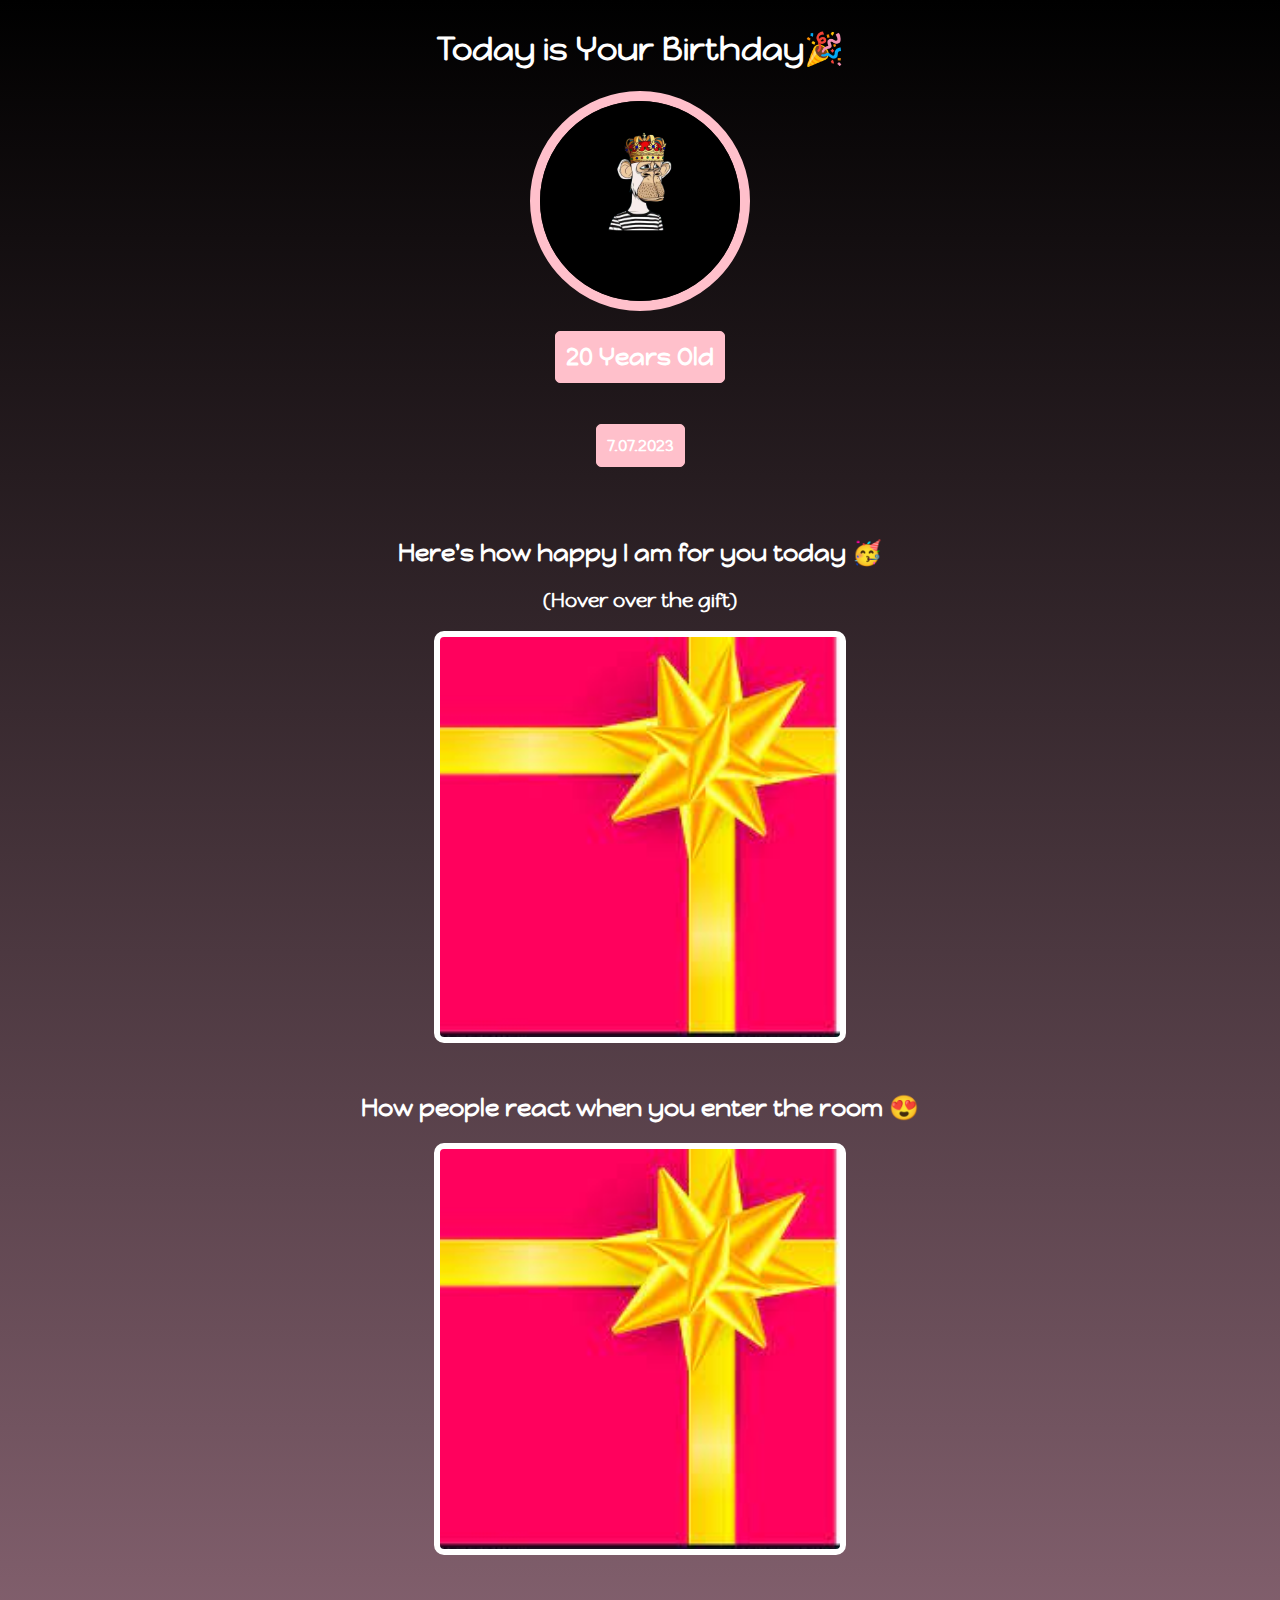
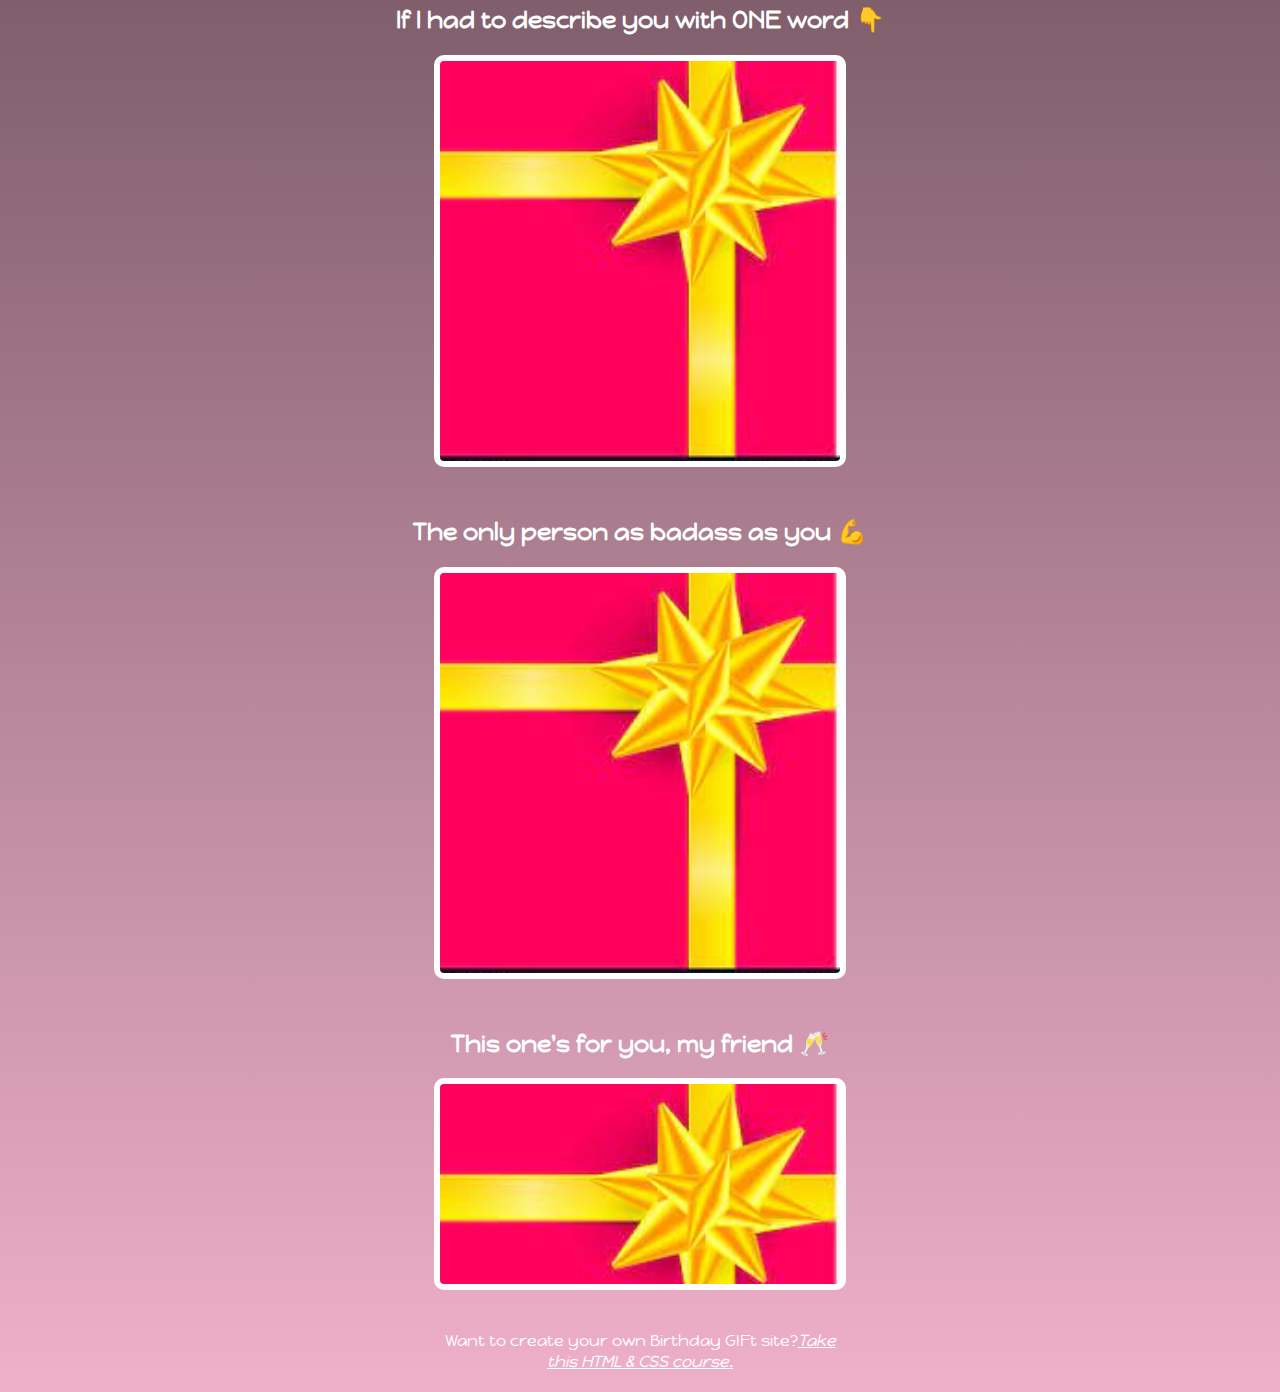
<file: index.html>
<!DOCTYPE html>
<html lang="en">
  <head>
    <meta charset="UTF-8" />
    <meta name="viewport" content="width=device-width, initial-scale=1.0" />
    <link rel="preconnect" href="https://fonts.googleapis.com" />
    <link rel="preconnect" href="https://fonts.gstatic.com" crossorigin />
    <link
      href="https://fonts.googleapis.com/css2?family=Happy+Monkey&family=Orbitron:wght@400;900&display=swap"
      rel="stylesheet"
    />
    <title>Birthday GiF Site</title>
    <link rel="stylesheet" href="style.css" />
  </head>
  <body>
    <div class="header">
      <h1>Today is Your Birthday🎉</h1>
      <img
        src="images/Nft Logo - Made with PosterMyWall.jpg"
        alt="nft image"
        class="my-img"
      />
      <h2 class="years">20 Years Old</h2>
      <h4 class="date">7.07.2023</h4>
    </div>
    <div class="gift-section">
      <h2 class="gift-title">Here's how happy I am for you today 🥳</h2>
      <h3 class="gift-hint">(Hover over the gift)</h3>
      <div class="gift-img" id="gift-img-happy"></div>
    </div>

    <div class="gift-section">
      <h2 class="gift-title">How people react when you enter the room 😍</h2>
      <div class="gift-img" id="gift-img-hot"></div>
    </div>

    <div class="gift-section">
      <h2 class="gift-title">If I had to describe you with ONE word 👇</h2>
      <div class="gift-img" id="gift-img-genius"></div>
    </div>

    <div class="gift-section">
      <h2 class="gift-title">The only person as badass as you 💪</h2>
      <div class="gift-img" id="gift-img-badass"></div>
    </div>

    <div class="gift-section">
      <h2 class="gift-title">This one's for you, my friend 🥂</h2>
      <div class="gift-img" id="gift-img-cheers"></div>
      <p id="footer">
        Want to create your own Birthday GIFt site?<a
          href="https://scrimba.com/learn/htmlandcss"
          >Take this HTML & CSS course.</a
        >
      </p>
    </div>
  </body>
</html>
</file>
<file: style.css>
body{
    text-align: center;
    font-family: 'Happy Monkey', cursive;
    background: linear-gradient(black, #EFB0C9);
    color: #ffffff;
}

.header{
    width: 100%;
    display: flex;
    flex-direction: column;
    justify-content: center;
    align-items: center;
}

.my-img{
    border-radius: 50%;
    width: 200px;
    height: 200px;
    border: 3px solid black;
    border: 10px solid pink;
}

.years,.date{
    background-color: pink;
    padding: 10px;
    border: 1px solid pink;
    border-radius: 5px;
}

.gift-section{
    margin-top: 50px;
}


.gift-img{
    width: 400px;
    height: 400px;
    border: 6px solid white;
    border-radius: 10px;
    background-image: url(images/gift\ cover.jpg);
    background-size: cover;
    margin: 0 auto;
    
}
#gift-img-happy:hover{
    background-image: url(images/Happy.gif);
}

#gift-img-hot:hover{
    background-image: url(images/hot.gif) ;
}

#gift-img-genius:hover {
    background-image: url(images/Genius.gif);
}

#gift-img-badass:hover {
    background-image: url(images/badass.gif);
}

#gift-img-cheers:hover {
    background-image: url(images/cheers.gif);
}

#gift-img-cheers {
    height: 200px;
}

#footer{
    width: 400px;
    margin: 40px auto 20px;
}

a{
    color: white;
    font-style: italic;
}
</file>
